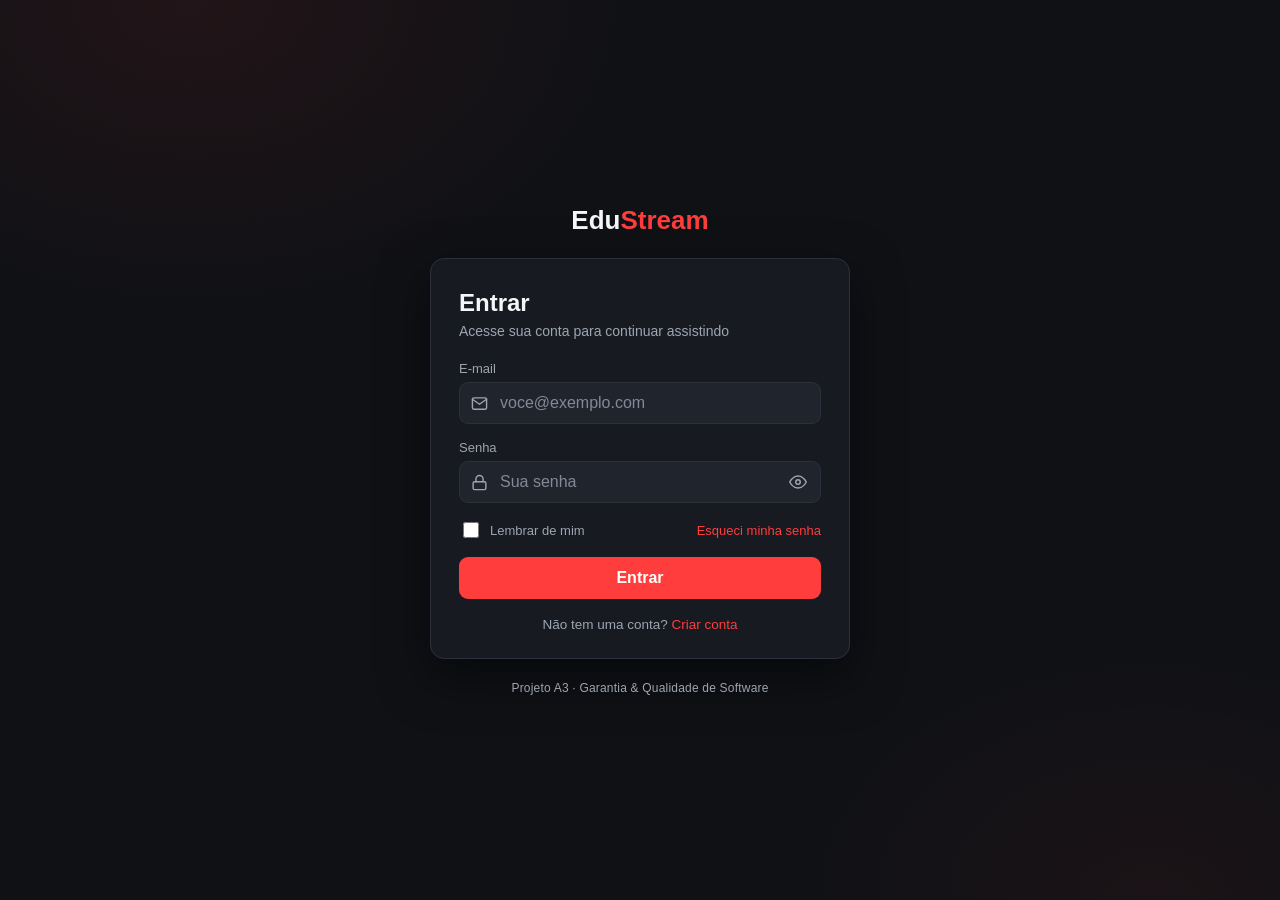
<file: index.html>
<!DOCTYPE html>
<html lang="pt-BR">
<head>
  <meta charset="UTF-8">
  <meta name="viewport" content="width=device-width, initial-scale=1.0">
  <meta name="description" content="Player de vídeo educacional com streaming HLS adaptativo">
  <title>EduStream — Player</title>
  <link rel="stylesheet" href="./css/player.css">
</head>
<body>
  <header class="topbar">
    <a class="brand" href="./home.html" aria-label="EduStream — ir para o início">Edu<span>Stream</span></a>

    <form class="search" id="searchForm" role="search">
      <input id="searchInput" type="search" placeholder="Pesquisar vídeos..." autocomplete="off">
      <button type="submit" aria-label="Pesquisar">⌕</button>
    </form>

    <button class="icon-button" id="profileButton" type="button" aria-label="Perfil">👤</button>

    <!-- Sessão obrigatória (js/sessao.js): a watch page também exige login. -->
    <button class="sair-button" id="sairButton" type="button" title="Sair da conta">Sair</button>
  </header>

  <main class="page">
    <section class="watch-layout">
      <div class="main-column">
        <section class="player-shell" id="playerShell">
          <video id="video" playsinline preload="metadata"></video>

          <div class="player-loading" id="playerLoading">
            <div class="spinner"></div>
            <span>Carregando vídeo...</span>
          </div>

          <div class="player-error hidden" id="playerError">
            <strong>Não foi possível reproduzir este vídeo.</strong>
            <span id="playerErrorMessage">Verifique sua conexão e tente novamente.</span>
            <div class="error-actions">
              <button id="retryButton" type="button">Tentar novamente</button>
              <a id="homeLink" href="./home.html">Abrir catálogo</a>
            </div>
          </div>

          <div class="connection-alert hidden" id="connectionAlert">
            <div>
              <strong>Conexão instável</strong>
              <span id="connectionMessage">A qualidade pode ser reduzida para evitar travamentos.</span>
            </div>
            <div class="alert-actions">
              <button id="dismissQualityButton" type="button">Agora não</button>
              <button id="reduceQualityButton" type="button">Reduzir qualidade</button>
            </div>
          </div>

          <div class="controls" id="controls">
            <div class="progress-row">
              <input id="progress" class="progress" type="range" min="0" max="100" value="0" step="0.1" aria-label="Progresso do vídeo">
            </div>

            <div class="control-row">
              <div class="control-group">
                <button class="control-button" id="playButton" type="button" aria-label="Reproduzir">▶</button>
                <button class="control-button" id="backButton" type="button" aria-label="Voltar 10 segundos">↪</button>

                <div class="volume-control">
                  <button class="control-button" id="muteButton" type="button" aria-label="Silenciar">🔊</button>
                  <input id="volume" type="range" min="0" max="1" step="0.01" value="1" aria-label="Volume">
                </div>

                <span class="time" id="timeLabel">0:00 / 0:00</span>
              </div>

              <div class="control-group">
                <button class="control-button" id="settingsButton" type="button" aria-label="Configurações">⚙</button>
                <button class="control-button" id="pipButton" type="button" aria-label="Picture-in-Picture">▣</button>
                <button class="control-button" id="fullscreenButton" type="button" aria-label="Tela cheia">⛶</button>
              </div>
            </div>
          </div>

          <div class="settings-menu hidden" id="settingsMenu">
            <div class="settings-header">
              <strong>Configurações</strong>
              <button id="closeSettingsButton" type="button" aria-label="Fechar">×</button>
            </div>

            <label class="setting-row">
              <span>Qualidade</span>
              <select id="qualitySelect">
                <option value="-1">Automático</option>
              </select>
            </label>

            <label class="setting-row">
              <span>Velocidade</span>
              <select id="speedSelect">
                <option value="0.5">0,5x</option>
                <option value="0.75">0,75x</option>
                <option value="1" selected>Normal</option>
                <option value="1.25">1,25x</option>
                <option value="1.5">1,5x</option>
                <option value="2">2x</option>
              </select>
            </label>
          </div>
        </section>

        <article class="video-info">
          <!-- Preenchido por js/player.js com os metadados que vêm do BANCO
               (GET /catalogo/{id}): título, views, autor, data e descrição. -->
          <h1 id="videoTitle">Nenhum vídeo carregado</h1>
          <div class="video-meta">
            <span id="views"></span>
            <span id="date"></span>
            <span>•</span>
            <span id="currentQuality">Qualidade: Auto</span>
          </div>

          <!-- Ações do DONO (migração 002): Editar/Apagar aparecem aqui só
               para quem o backend reconhece como dono — js/dono.js decide. -->
          <div id="videoAcoes" class="acoes-video-container"></div>

          <div class="description" id="description">
            O catálogo é carregado do banco de dados pela API
            (GET /catalogo). Escolha um vídeo na home ou aguarde a seleção
            automática do primeiro vídeo pronto.
          </div>
        </article>

        <section class="related-section">
          <div class="section-title-row">
            <h2>Vídeos relacionados</h2>
          </div>
          <div class="video-grid" id="relatedVideos"></div>
        </section>
      </div>

      <aside class="sidebar">
        <div class="section-title-row">
          <h2>Próximos vídeos</h2>
        </div>
        <div id="sidebarVideos"></div>
      </aside>
    </section>
  </main>

  <!-- Origem da API (config.js). Aqui NÃO vai URL de vídeo: o catálogo e o
       hls_url de cada vídeo vêm do banco, via API. Para um override local sem
       commitar, crie um config.local.js e acrescente a tag <script> dele. -->
  <script src="./config.js"></script>
  <!-- Guard de sessão ANTES do js da página (sem login → login.html?proximo). -->
  <script type="module" src="./js/sessao.js"></script>
  <!--
    HLS.js vendalizado (versão fixada em 1.6.13, Apache-2.0).
    Antes a lib vinha de um CDN público: sem internet — ou com a rede da
    instituição bloqueando CDN de terceiros — o player não carregava na
    apresentação. Proveniência e checksum em ./vendor/README.md.
  -->
  <script src="./vendor/hls.min.js"></script>
  <script type="module" src="./js/player.js"></script>
  <!-- Fim da exibição = dia de estudo (POST /watch concluido=true). -->
  <script type="module" src="./js/conclusao.js"></script>
  <!-- Editar/Apagar — só para o dono do vídeo (ou admin). -->
  <script type="module" src="./js/dono.js"></script>
</body>
</html>
</file>
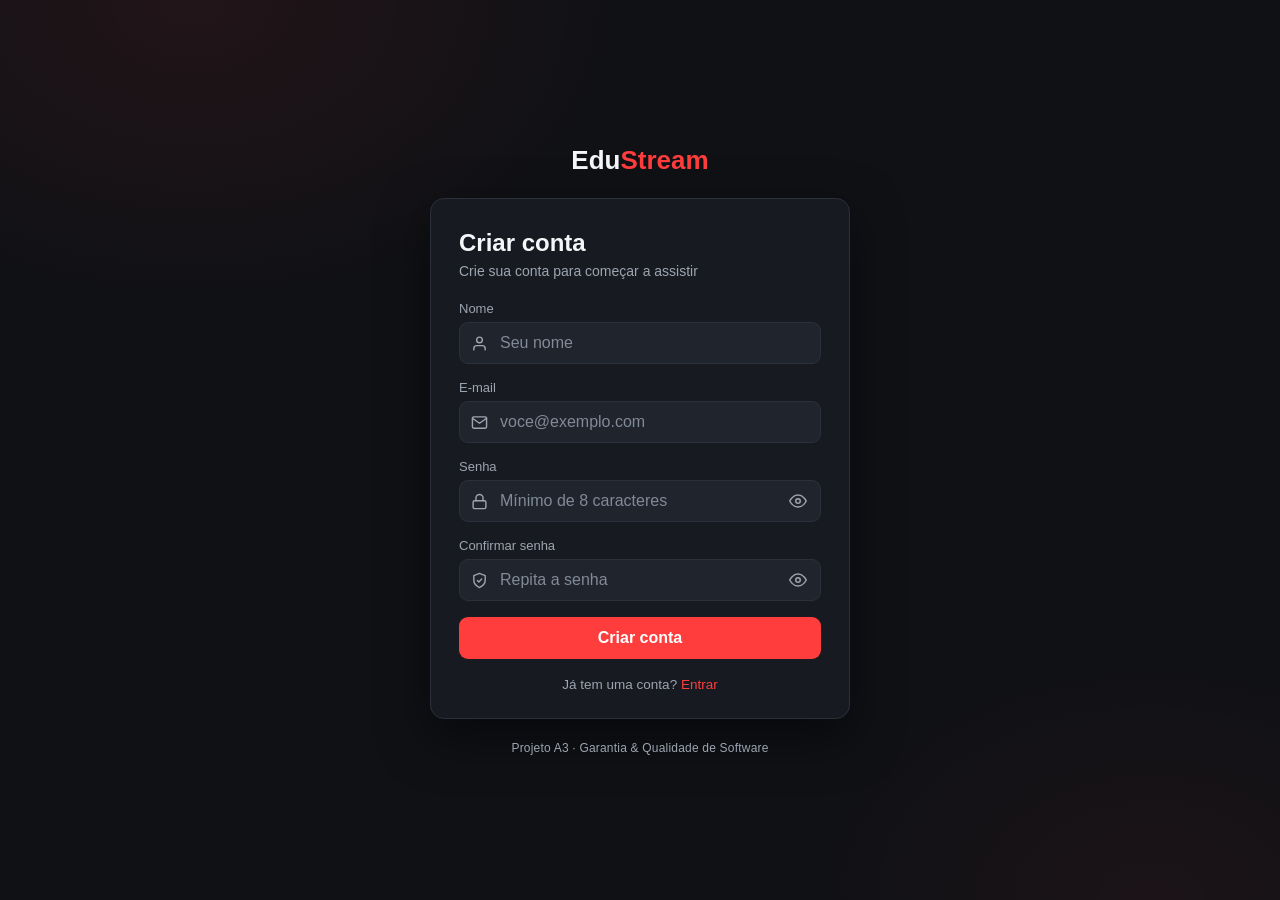
<file: cadastro.html>
<!DOCTYPE html>
<html lang="pt-BR">
<head>
  <meta charset="UTF-8">
  <meta name="viewport" content="width=device-width, initial-scale=1.0">
  <meta name="description" content="Criar conta no EduStream — plataforma de streaming de vídeo educacional">
  <title>EduStream — Criar conta</title>
  <link rel="stylesheet" href="./css/player.css">
  <link rel="stylesheet" href="./css/login.css">
</head>
<body class="login-body">

  <main class="login-wrap">

    <!-- Marca no topo — também é a rota de fuga para quem só quer voltar ao catálogo. -->
    <a class="brand login-brand" href="./home.html" aria-label="EduStream — voltar para o início">Edu<span>Stream</span></a>

    <section class="login-card" aria-labelledby="cadastroTitulo">

      <header class="login-header">
        <h1 id="cadastroTitulo">Criar conta</h1>
        <p>Crie sua conta para começar a assistir</p>
      </header>

      <!-- method="post" action="#" — mesma defesa em profundidade do login:
           sem JS, o submit nativo posta para a própria página em vez de
           virar GET com credenciais na query string. -->
      <form id="cadastroForm" method="post" action="#" novalidate>

        <!-- Nome -->
        <div class="field">
          <label for="nomeCadastro">Nome</label>
          <div class="input-wrap">
            <svg class="input-icone" viewBox="0 0 24 24" fill="none" stroke="currentColor" stroke-width="2" stroke-linecap="round" stroke-linejoin="round" aria-hidden="true">
              <path d="M20 21v-2a4 4 0 0 0-4-4H8a4 4 0 0 0-4 4v2"/>
              <circle cx="12" cy="7" r="4"/>
            </svg>
            <input type="text" id="nomeCadastro" name="nome" placeholder="Seu nome"
                   autocomplete="name" spellcheck="false"
                   aria-describedby="nomeCadastroErro" required>
          </div>
          <p class="field-erro" id="nomeCadastroErro" hidden></p>
        </div>

        <!-- E-mail -->
        <div class="field">
          <label for="emailCadastro">E-mail</label>
          <div class="input-wrap">
            <svg class="input-icone" viewBox="0 0 24 24" fill="none" stroke="currentColor" stroke-width="2" stroke-linecap="round" stroke-linejoin="round" aria-hidden="true">
              <path d="M4 4h16c1.1 0 2 .9 2 2v12c0 1.1-.9 2-2 2H4c-1.1 0-2-.9-2-2V6c0-1.1.9-2 2-2z"/>
              <polyline points="22,6 12,13 2,6"/>
            </svg>
            <input type="email" id="emailCadastro" name="email" placeholder="voce@exemplo.com"
                   autocomplete="email" inputmode="email" spellcheck="false"
                   aria-describedby="emailCadastroErro" required>
          </div>
          <p class="field-erro" id="emailCadastroErro" hidden></p>
        </div>

        <!-- Senha + mostrar/esconder -->
        <div class="field">
          <label for="senhaCadastro">Senha</label>
          <div class="input-wrap">
            <svg class="input-icone" viewBox="0 0 24 24" fill="none" stroke="currentColor" stroke-width="2" stroke-linecap="round" stroke-linejoin="round" aria-hidden="true">
              <rect x="3" y="11" width="18" height="11" rx="2" ry="2"/>
              <path d="M7 11V7a5 5 0 0 1 10 0v4"/>
            </svg>
            <input type="password" id="senhaCadastro" name="senha" placeholder="Mínimo de 8 caracteres"
                   autocomplete="new-password" minlength="8"
                   aria-describedby="senhaCadastroErro capsCadastroAviso" required>
            <button type="button" class="toggle-senha" id="toggleSenhaCadastro"
                    aria-label="Mostrar senha" aria-pressed="false" title="Mostrar senha">
              <svg class="olho-aberto" viewBox="0 0 24 24" fill="none" stroke="currentColor" stroke-width="2" stroke-linecap="round" stroke-linejoin="round" aria-hidden="true">
                <path d="M1 12s4-8 11-8 11 8 11 8-4 8-11 8-11-8-11-8z"/>
                <circle cx="12" cy="12" r="3"/>
              </svg>
              <svg class="olho-fechado" viewBox="0 0 24 24" fill="none" stroke="currentColor" stroke-width="2" stroke-linecap="round" stroke-linejoin="round" aria-hidden="true">
                <path d="M17.94 17.94A10.07 10.07 0 0 1 12 20c-7 0-11-8-11-8a18.45 18.45 0 0 1 5.06-5.94M9.9 4.24A9.12 9.12 0 0 1 12 4c7 0 11 8 11 8a18.5 18.5 0 0 1-2.16 3.19m-6.72-1.07a3 3 0 1 1-4.24-4.24"/>
                <line x1="1" y1="1" x2="23" y2="23"/>
              </svg>
            </button>
          </div>
          <p class="caps-aviso" id="capsCadastroAviso" hidden>Caps Lock ativado</p>
          <p class="field-erro" id="senhaCadastroErro" hidden></p>
        </div>

        <!-- Confirmar senha + mostrar/esconder -->
        <div class="field">
          <label for="confirmarCadastro">Confirmar senha</label>
          <div class="input-wrap">
            <svg class="input-icone" viewBox="0 0 24 24" fill="none" stroke="currentColor" stroke-width="2" stroke-linecap="round" stroke-linejoin="round" aria-hidden="true">
              <path d="M12 22s8-4 8-10V5l-8-3-8 3v7c0 6 8 10 8 10z"/>
              <polyline points="9 12 11 14 15 10"/>
            </svg>
            <input type="password" id="confirmarCadastro" name="confirmarSenha" placeholder="Repita a senha"
                   autocomplete="new-password"
                   aria-describedby="confirmarCadastroErro capsConfirmarAviso" required>
            <button type="button" class="toggle-senha" id="toggleSenhaConfirmar"
                    aria-label="Mostrar senha" aria-pressed="false" title="Mostrar senha">
              <svg class="olho-aberto" viewBox="0 0 24 24" fill="none" stroke="currentColor" stroke-width="2" stroke-linecap="round" stroke-linejoin="round" aria-hidden="true">
                <path d="M1 12s4-8 11-8 11 8 11 8-4 8-11 8-11-8-11-8z"/>
                <circle cx="12" cy="12" r="3"/>
              </svg>
              <svg class="olho-fechado" viewBox="0 0 24 24" fill="none" stroke="currentColor" stroke-width="2" stroke-linecap="round" stroke-linejoin="round" aria-hidden="true">
                <path d="M17.94 17.94A10.07 10.07 0 0 1 12 20c-7 0-11-8-11-8a18.45 18.45 0 0 1 5.06-5.94M9.9 4.24A9.12 9.12 0 0 1 12 4c7 0 11 8 11 8a18.5 18.5 0 0 1-2.16 3.19m-6.72-1.07a3 3 0 1 1-4.24-4.24"/>
                <line x1="1" y1="1" x2="23" y2="23"/>
              </svg>
            </button>
          </div>
          <p class="caps-aviso" id="capsConfirmarAviso" hidden>Caps Lock ativado</p>
          <p class="field-erro" id="confirmarCadastroErro" hidden></p>
        </div>

        <button type="submit" class="btn-primary btn-entrar" id="btnCadastrar">
          <span class="rotulo">Criar conta</span>
          <span class="spinner-mini" aria-hidden="true"></span>
        </button>
      </form>

      <!-- Avisos não-bloqueantes (ex.: banco indisponível / API desligada). -->
      <p class="login-aviso" id="cadastroAviso" role="status" hidden></p>

      <p class="login-cadastro">
        <span>Já tem uma conta?</span>
        <a class="link" id="linkLogin" href="./login.html">Entrar</a>
      </p>
    </section>

    <p class="login-rodape">Projeto A3 · Garantia &amp; Qualidade de Software</p>
  </main>

  <script type="module" src="./js/cadastro.js"></script>
</body>
</html>
</file>
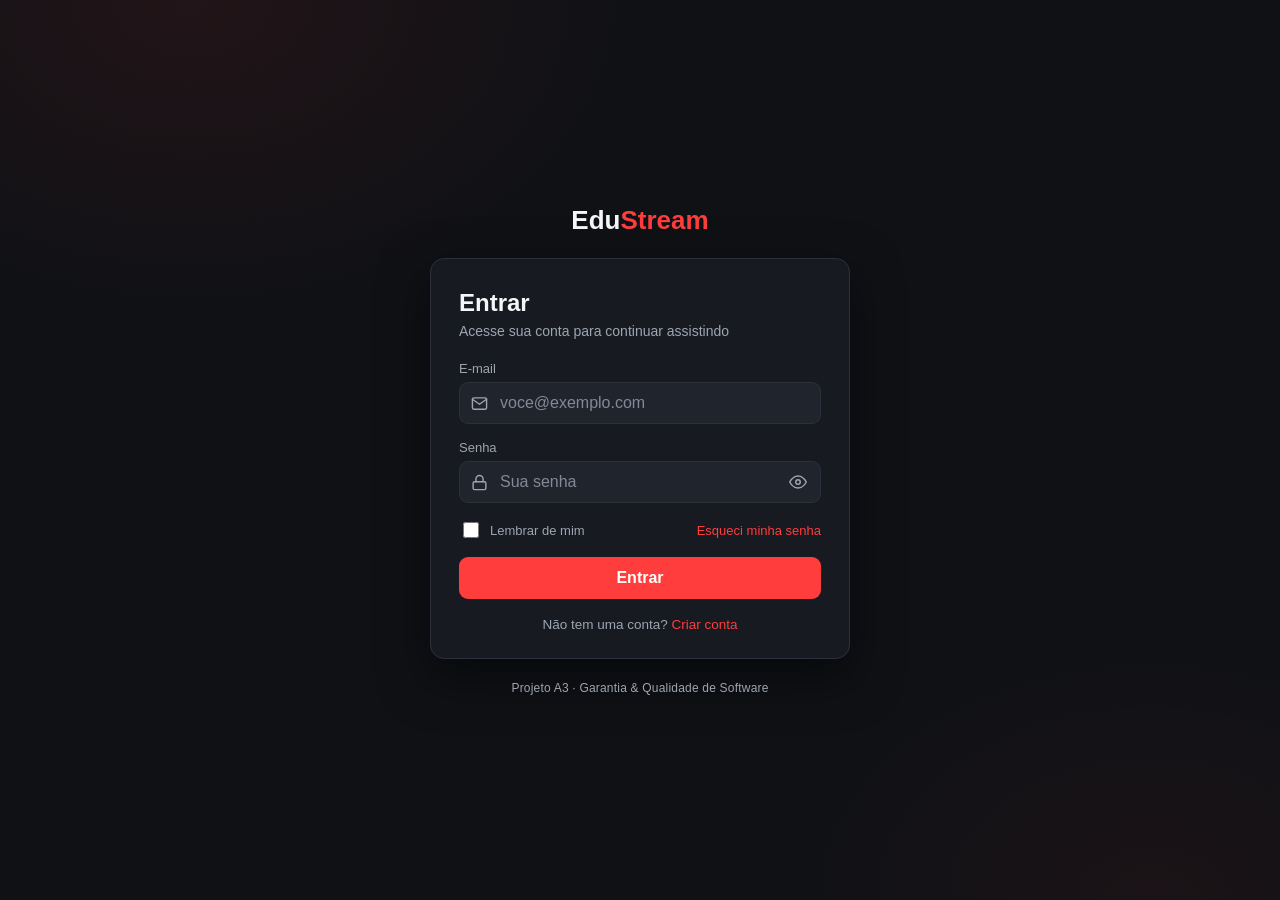
<file: home.html>
<!DOCTYPE html>
<html lang="pt-BR">
<head>
  <meta charset="UTF-8">
  <meta name="viewport" content="width=device-width, initial-scale=1.0">
  <meta name="description" content="Catálogo de vídeos educacionais com streaming HLS adaptativo">
  <title>EduStream — Início</title>
  <link rel="stylesheet" href="./css/player.css">
</head>
<body>
  <header class="topbar">
    <a class="brand" href="./home.html" aria-label="EduStream — início">Edu<span>Stream</span></a>

    <form class="search" id="searchForm" role="search">
      <input id="searchInput" type="search" placeholder="Pesquisar vídeos..." autocomplete="off">
      <button type="submit" aria-label="Pesquisar">⌕</button>
    </form>

    <button class="icon-button" id="profileButton" type="button" aria-label="Perfil">👤</button>

    <!-- Sessão obrigatória: o guard (js/sessao.js) só deixa a página viver com
         usuário logado — e aqui é a saída. -->
    <button class="sair-button" id="sairButton" type="button" title="Sair da conta">Sair</button>

    <!-- Único botão de upload: leva direto para a tela cheia com barra de progresso -->
    <a class="btn-primary topbar-upload" id="uploadOpenButton" href="./upload.html"
       title="Enviar vídeo para a plataforma">Enviar vídeo</a>
  </header>

  <main class="page home-page">
    <!-- Card de sequência de estudos (só ESTUDANTE — js/streak.js mostra;
         professor/admin não têm streak e ganham atalho do painel). -->
    <section class="streak-card hidden" id="streakCard"
             aria-label="Sequência de estudos"></section>

    <div class="section-title-row home-title-row">
      <h2 id="homeTitle">Catálogo</h2>
      <span class="home-count" id="homeCount"></span>
    </div>

    <div class="video-grid home-grid" id="homeGrid"></div>

    <!-- Preenchido por js/home.js: o texto muda conforme o motivo do vazio
         (API fora do ar x catálogo sem vídeos x busca sem resultado). -->
    <div class="empty-state hidden" id="homeEmpty">
      <strong id="homeEmptyTitle">Nenhum vídeo pronto para assistir ainda.</strong>
      <div id="homeEmptyDetails">
        <p>
          Os vídeos aparecem aqui depois de enviados e transcodificados pelo backend
          (botão <strong>Enviar vídeo</strong>, no topo da página). Para publicar
          vídeos de teste agora (API + Redis + worker no ar):
        </p>
        <p><code>python scripts/demo_completo.py</code></p>
      </div>
      <p class="empty-hint" id="homeEmptyHint"></p>
    </div>
  </main>

  <!-- Configuração da API (origem do backend) — precisa vir antes do módulo. -->
  <script src="./config.js"></script>
  <!-- Guard de sessão ANTES do js da página: sem login, manda para login.html
       levando a página atual como ?proximo. -->
  <script type="module" src="./js/sessao.js"></script>
  <script type="module" src="./js/home.js"></script>
  <!-- Papel na tela: card de streak do estudante, atalho do painel do
       professor/admin e o botão de upload só para quem pode usá-lo. -->
  <script type="module" src="./js/streak.js"></script>
</body>
</html>
</file>
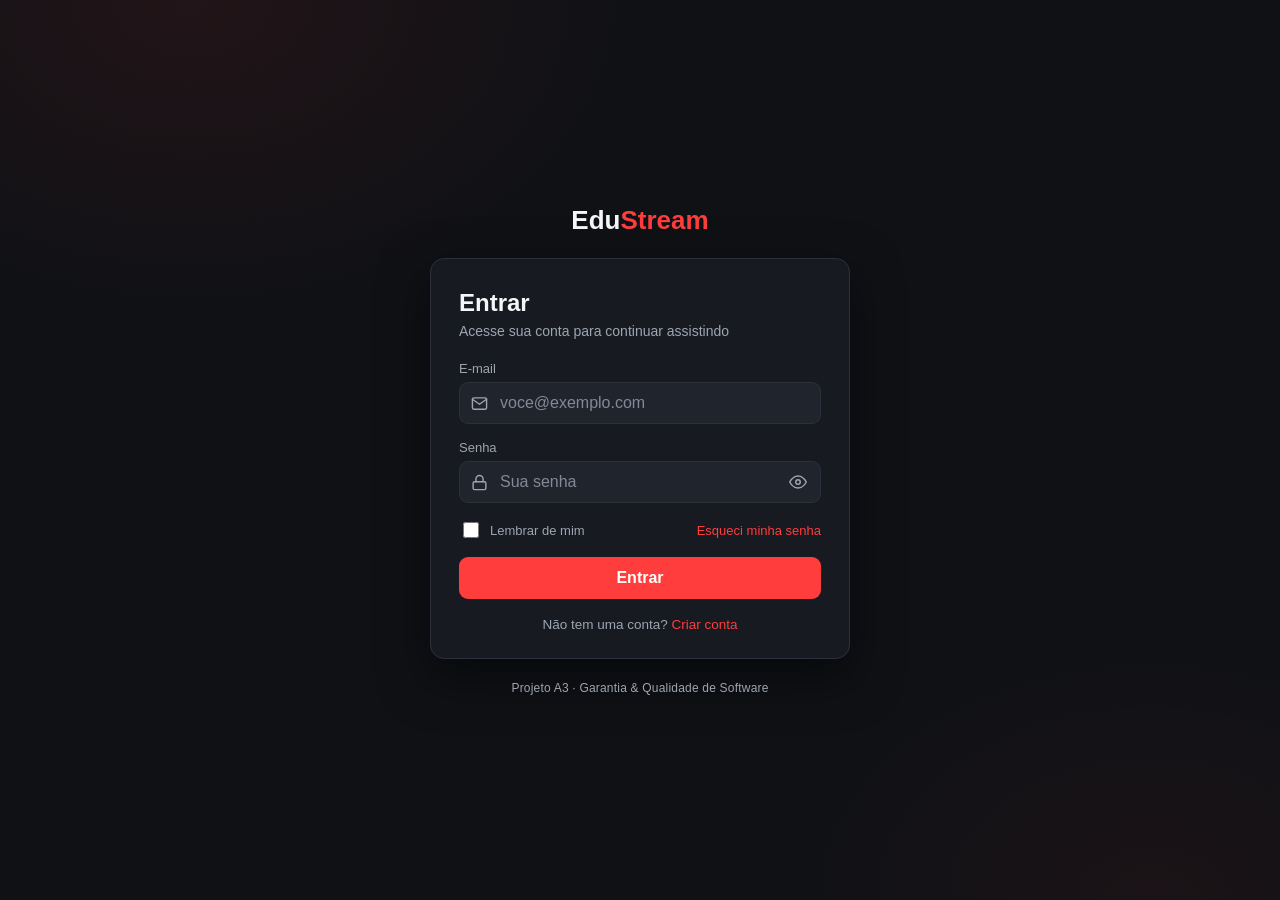
<file: login.html>
<!DOCTYPE html>
<html lang="pt-BR">
<head>
  <meta charset="UTF-8">
  <meta name="viewport" content="width=device-width, initial-scale=1.0">
  <meta name="description" content="Entrar no EduStream — plataforma de streaming de vídeo educacional">
  <title>EduStream — Entrar</title>
  <link rel="stylesheet" href="./css/player.css">
  <link rel="stylesheet" href="./css/login.css">
</head>
<body class="login-body">

  <main class="login-wrap">

    <!-- Marca no topo — também é a rota de fuga para quem só quer voltar ao catálogo. -->
    <a class="brand login-brand" href="./home.html" aria-label="EduStream — voltar para o início">Edu<span>Stream</span></a>

    <section class="login-card" aria-labelledby="loginTitulo">

      <header class="login-header">
        <h1 id="loginTitulo">Entrar</h1>
        <p>Acesse sua conta para continuar assistindo</p>
      </header>

      <!-- method="post" é defesa em profundidade: se o módulo JS falhar
           (módulo ES bloqueado, abertura via file://, script 404), o envio
           nativo do formulário NUNCA vira GET com ?email=&senha= na URL —
           o POST leva as credenciais no corpo, invisível na barra de
           endereço, no histórico e nos access logs. -->
      <form id="loginForm" method="post" action="#" novalidate>

        <!-- E-mail -->
        <div class="field">
          <label for="email">E-mail</label>
          <div class="input-wrap">
            <svg class="input-icone" viewBox="0 0 24 24" fill="none" stroke="currentColor" stroke-width="2" stroke-linecap="round" stroke-linejoin="round" aria-hidden="true">
              <path d="M4 4h16c1.1 0 2 .9 2 2v12c0 1.1-.9 2-2 2H4c-1.1 0-2-.9-2-2V6c0-1.1.9-2 2-2z"/>
              <polyline points="22,6 12,13 2,6"/>
            </svg>
            <input type="email" id="email" name="email" placeholder="voce@exemplo.com"
                   autocomplete="email" inputmode="email" spellcheck="false"
                   aria-describedby="emailErro" required>
          </div>
          <p class="field-erro" id="emailErro" hidden></p>
        </div>

        <!-- Senha + botão mostrar/esconder -->
        <div class="field">
          <label for="senha">Senha</label>
          <div class="input-wrap">
            <svg class="input-icone" viewBox="0 0 24 24" fill="none" stroke="currentColor" stroke-width="2" stroke-linecap="round" stroke-linejoin="round" aria-hidden="true">
              <rect x="3" y="11" width="18" height="11" rx="2" ry="2"/>
              <path d="M7 11V7a5 5 0 0 1 10 0v4"/>
            </svg>
            <input type="password" id="senha" name="senha" placeholder="Sua senha"
                   autocomplete="current-password" minlength="8"
                   aria-describedby="senhaErro capsAviso" required>
            <button type="button" class="toggle-senha" id="toggleSenha"
                    aria-label="Mostrar senha" aria-pressed="false" title="Mostrar senha">
              <!-- Olho aberto (senha oculta) -->
              <svg class="olho-aberto" viewBox="0 0 24 24" fill="none" stroke="currentColor" stroke-width="2" stroke-linecap="round" stroke-linejoin="round" aria-hidden="true">
                <path d="M1 12s4-8 11-8 11 8 11 8-4 8-11 8-11-8-11-8z"/>
                <circle cx="12" cy="12" r="3"/>
              </svg>
              <!-- Olho fechado (senha visível) -->
              <svg class="olho-fechado" viewBox="0 0 24 24" fill="none" stroke="currentColor" stroke-width="2" stroke-linecap="round" stroke-linejoin="round" aria-hidden="true">
                <path d="M17.94 17.94A10.07 10.07 0 0 1 12 20c-7 0-11-8-11-8a18.45 18.45 0 0 1 5.06-5.94M9.9 4.24A9.12 9.12 0 0 1 12 4c7 0 11 8 11 8a18.5 18.5 0 0 1-2.16 3.19m-6.72-1.07a3 3 0 1 1-4.24-4.24"/>
                <line x1="1" y1="1" x2="23" y2="23"/>
              </svg>
            </button>
          </div>
          <p class="caps-aviso" id="capsAviso" hidden>Caps Lock ativado</p>
          <p class="field-erro" id="senhaErro" hidden></p>
        </div>

        <!-- Lembrar-me + esqueci a senha -->
        <div class="login-row">
          <label class="lembrar">
            <input type="checkbox" id="lembrar" name="lembrar">
            <span>Lembrar de mim</span>
          </label>
          <button type="button" class="link" id="esqueciSenha">Esqueci minha senha</button>
        </div>

        <button type="submit" class="btn-primary btn-entrar" id="btnEntrar">
          <span class="rotulo">Entrar</span>
          <span class="spinner-mini" aria-hidden="true"></span>
        </button>
      </form>

      <!-- Avisos não-bloqueantes (ex.: recuperação de senha ainda sem endpoint). -->
      <p class="login-aviso" id="loginAviso" role="status" hidden></p>

      <!-- Criar conta é uma PÁGINA PRÓPRIA (cadastro.html); o ?proximo via
           junto no href (js/login.js → preservarProximo), então o destino de
           volta (ex.: um vídeo que disparou o login) não se perde. -->
      <p class="login-cadastro">
        <span>Não tem uma conta?</span>
        <a class="link" id="linkCadastro" href="./cadastro.html">Criar conta</a>
      </p>
    </section>

    <p class="login-rodape">Projeto A3 · Garantia &amp; Qualidade de Software</p>
  </main>

  <script type="module" src="./js/login.js"></script>
</body>
</html>
</file>
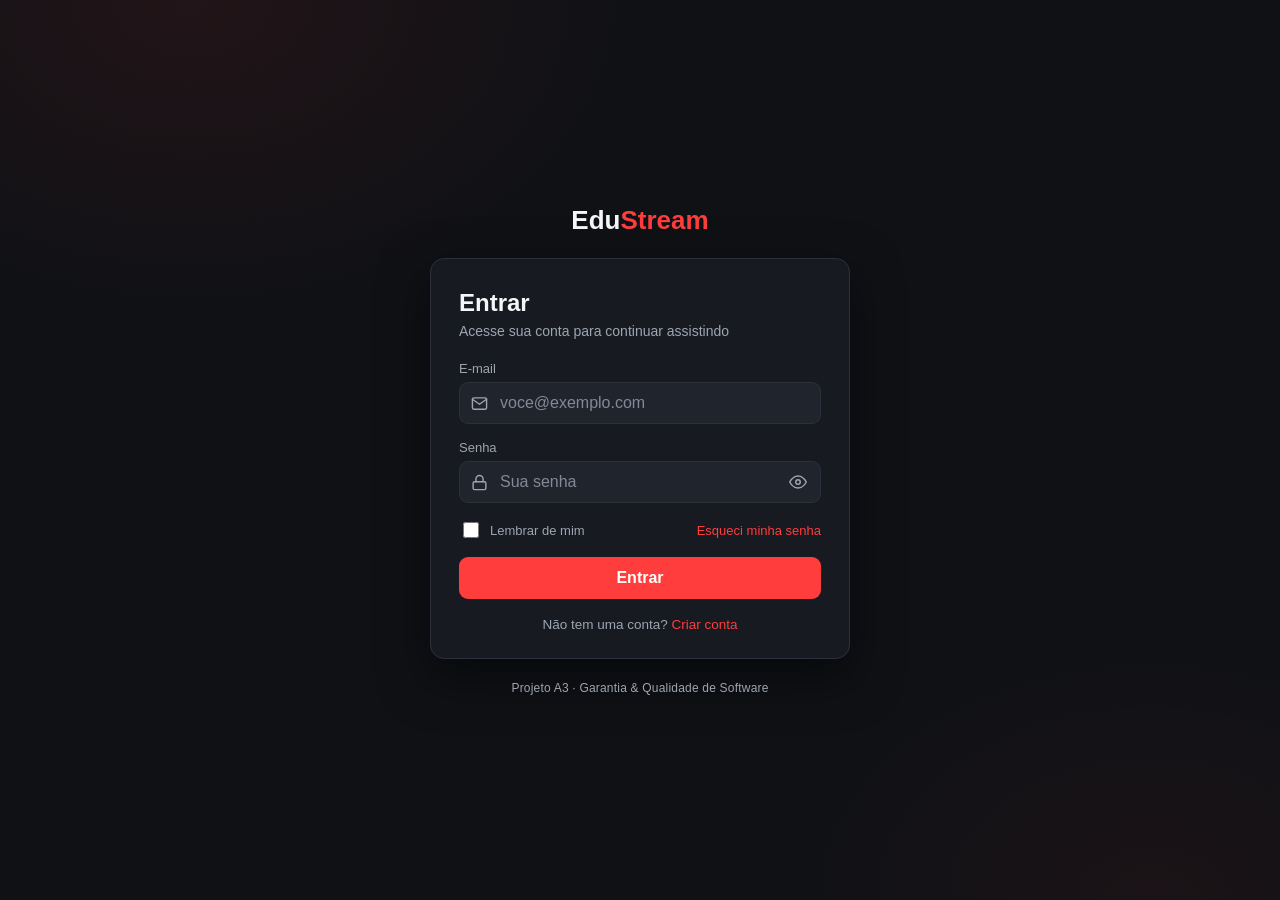
<file: meus-videos.html>
<!DOCTYPE html>
<html lang="pt-BR">
<head>
  <meta charset="UTF-8">
  <meta name="viewport" content="width=device-width, initial-scale=1.0">
  <meta name="description" content="Meus vídeos — gerenciamento dos vídeos do professor">
  <title>EduStream — Meus vídeos</title>
  <link rel="stylesheet" href="./css/player.css">
</head>
<body>
  <header class="topbar">
    <a class="brand" href="./home.html" aria-label="EduStream — início">Edu<span>Stream</span></a>

    <span class="topbar-titulo">Meus vídeos</span>

    <button class="icon-button" id="profileButton" type="button" aria-label="Perfil">👤</button>
    <button class="sair-button" id="sairButton" type="button" title="Sair da conta">Sair</button>
    <button class="btn-primary topbar-upload" id="uploadOpenButton" type="button"
            title="Enviar vídeo para a plataforma">Enviar vídeo</button>
  </header>

  <!-- Modal de upload: o MESMO da home (js/upload.js → iniciarUiUpload),
       reaproveitado aqui para o professor publicar sem sair do painel. -->
  <div class="modal hidden" id="uploadModal" role="dialog" aria-modal="true" aria-labelledby="uploadModalTitle">
    <form class="modal-card" id="uploadForm">
      <div class="modal-header">
        <strong id="uploadModalTitle">Enviar vídeo</strong>
        <button class="icon-button" id="uploadClose" type="button" aria-label="Fechar">×</button>
      </div>

      <label>Arquivo (mp4, avi, mov, webm)
        <input type="file" id="uploadFile" accept=".mp4,.avi,.mov,.webm" required>
      </label>
      <label>Título *
        <input type="text" id="uploadTitulo" maxlength="120" required>
      </label>
      <label>Autor *
        <input type="text" id="uploadAutor" maxlength="80" required>
      </label>
      <label>Descrição
        <textarea id="uploadDescricao" rows="2"></textarea>
      </label>
      <label>Tags (separadas por vírgula)
        <input type="text" id="uploadTags" placeholder="matemática, frações">
      </label>
      <label>Categoria
        <input type="text" id="uploadCategoria" maxlength="60">
      </label>

      <div class="upload-status hidden" id="uploadStatus"></div>
      <button class="btn-primary" id="uploadSubmit" type="submit">Enviar</button>
    </form>
  </div>

  <!-- Modal de edição (PATCH /videos/{id}) — só metadados; status é do pipeline. -->
  <div class="modal hidden" id="editarModal" role="dialog" aria-modal="true" aria-labelledby="editarModalTitle">
    <form class="modal-card" id="editarForm">
      <div class="modal-header">
        <strong id="editarModalTitle">Editar vídeo</strong>
        <button class="icon-button" id="editarClose" type="button" aria-label="Fechar">×</button>
      </div>

      <label>Título *
        <input type="text" id="editarTitulo" maxlength="120" required>
      </label>
      <label>Descrição
        <textarea id="editarDescricao" rows="2"></textarea>
      </label>
      <label>Tags (separadas por vírgula)
        <input type="text" id="editarTags">
      </label>
      <label>Categoria
        <input type="text" id="editarCategoria" maxlength="60">
      </label>

      <div class="upload-status hidden" id="editarStatus"></div>
      <button class="btn-primary" id="editarSubmit" type="submit">Salvar</button>
    </form>
  </div>

  <main class="page">
    <div class="section-title-row">
      <h2>Vídeos publicados por você</h2>
      <span class="home-count" id="painelContagem"></span>
    </div>

    <!-- A lista vem do GET /meus-videos (filtro no BANCO): nunca aparece
         vídeo de outro professor aqui — e as ações só existem no painel
         porque são do dono. -->
    <div id="painelAviso" class="empty-state hidden" role="status"></div>

    <table class="painel-table" id="tabelaVideos" hidden>
      <thead>
        <tr>
          <th scope="col">Título</th>
          <th scope="col">Status</th>
          <th scope="col">Views</th>
          <th scope="col">Publicado em</th>
          <th scope="col">Ações</th>
        </tr>
      </thead>
      <tbody id="corpoTabela"></tbody>
    </table>
  </main>

  <script src="./config.js"></script>
  <script type="module" src="./js/sessao.js"></script>
  <script type="module" src="./js/meus-videos.js"></script>
</body>
</html>
</file>
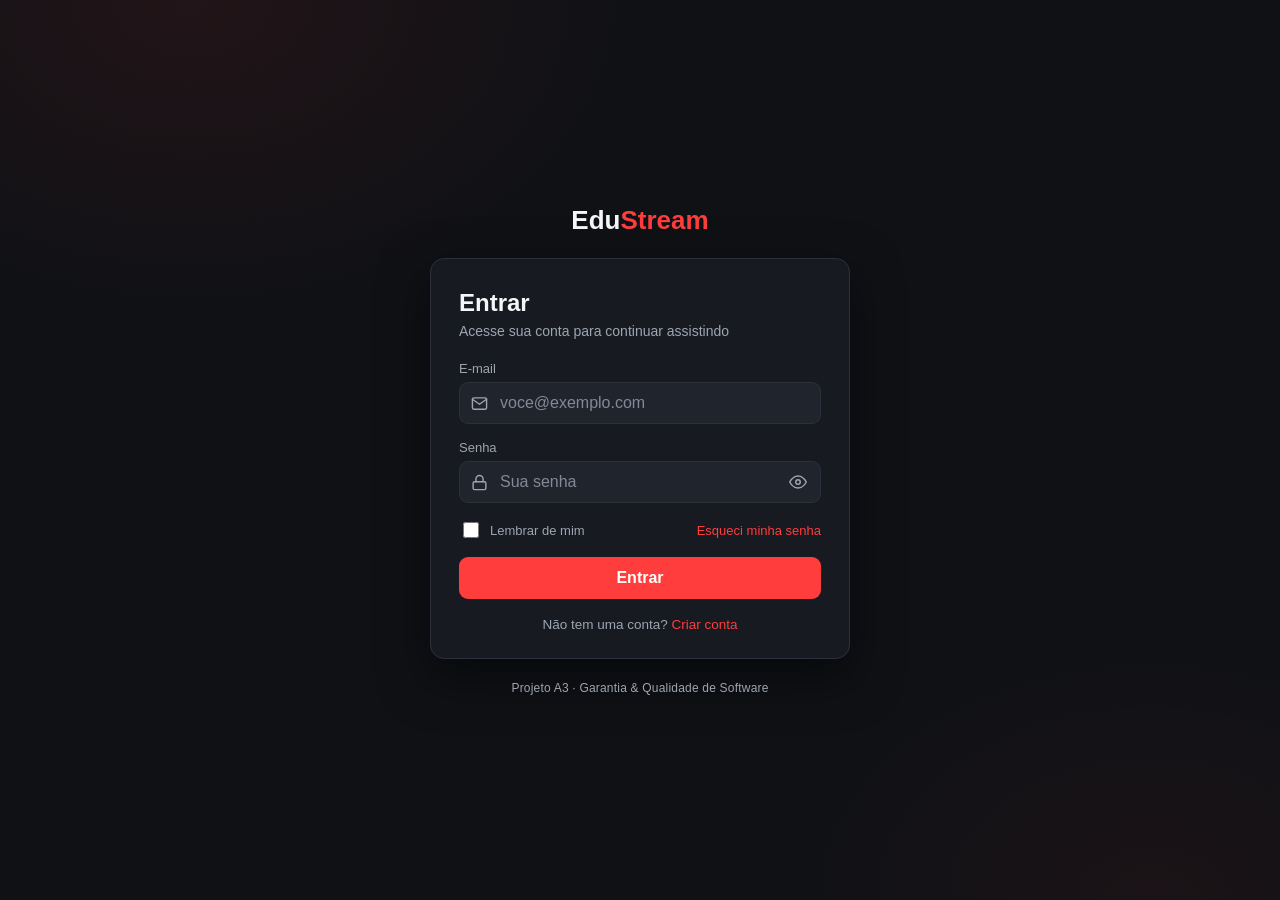
<file: painel-admin.html>
<!DOCTYPE html>
<html lang="pt-BR">
<head>
  <meta charset="UTF-8">
  <meta name="viewport" content="width=device-width, initial-scale=1.0">
  <meta name="description" content="Painel do administrador — visão geral, professores, usuários e moderação de vídeos">
  <title>EduStream — Painel do admin</title>
  <link rel="stylesheet" href="./css/player.css">
</head>
<body>
  <header class="topbar">
    <a class="brand" href="./home.html" aria-label="EduStream — início">Edu<span>Stream</span></a>

    <span class="topbar-titulo">Painel do admin</span>

    <button class="icon-button" id="profileButton" type="button" aria-label="Perfil">👤</button>
    <button class="sair-button" id="sairButton" type="button" title="Sair da conta">Sair</button>
  </header>

  <main class="page">

    <!-- Visão geral (GET /admin/resumo — guard de admin no backend):
         números agregados da plataforma. O cartão de estudos só aparece
         quando o backend devolve o bloco (tabela dias_estudo disponível). -->
    <section class="painel-secao" aria-labelledby="tituloResumo">
      <h2 id="tituloResumo">Visão geral</h2>
      <p class="painel-descricao">
        Números da plataforma agora: usuários por papel, vídeos por status
        de processamento e dias de estudo registrados.
      </p>

      <div class="painel-stats" id="gradeResumo"></div>
      <p class="empty-state" id="resumoAviso" hidden></p>
    </section>

    <!-- Criar conta de professor (POST /admin/professores — guard de admin
         no backend): a conta nasce com senha temporária e o 1º acesso do
         professor é OBRIGADO a trocá-la. -->
    <section class="painel-secao" aria-labelledby="tituloCriar">
      <h2 id="tituloCriar">Criar conta de professor</h2>
      <p class="painel-descricao">
        Só o administrador cria contas de professor. Passe o e-mail e a senha
        temporária em pessoa: no primeiro acesso o professor terá de trocá-la.
      </p>

      <form id="formProfessor" class="painel-form" novalidate>
        <label>Nome
          <input type="text" id="profNome" maxlength="120" required>
        </label>
        <label>E-mail
          <input type="email" id="profEmail" placeholder="professor@escola.com"
                 autocomplete="off" spellcheck="false" required>
        </label>
        <label>Senha temporária
          <div class="input-inline">
            <input type="text" id="profSenha" minlength="8" required>
            <button type="button" class="btn-acao" id="gerarSenha" title="Gerar senha forte">Gerar</button>
          </div>
        </label>

        <div class="upload-status hidden" id="profStatus" role="status"></div>
        <button class="btn-primary" id="profSubmit" type="submit">Criar professor</button>
      </form>
    </section>

    <!-- Lista de usuários (GET /admin/usuarios — sem senha_hash). -->
    <section class="painel-secao" aria-labelledby="tituloUsuarios">
      <h2 id="tituloUsuarios">Usuários da plataforma</h2>
      <table class="painel-table" id="tabelaUsuarios" hidden>
        <thead>
          <tr>
            <th scope="col">Nome</th>
            <th scope="col">E-mail</th>
            <th scope="col">Papel</th>
            <th scope="col">Criado em</th>
          </tr>
        </thead>
        <tbody id="corpoUsuarios"></tbody>
      </table>
      <p class="empty-state" id="usuariosAviso" hidden></p>
    </section>

    <!-- Moderação de vídeos (GET /admin/videos + DELETE /videos/{id} — o
         guard de dono deixa o admin passar por herança de papel). -->
    <section class="painel-secao" aria-labelledby="tituloVideos">
      <h2 id="tituloVideos">Vídeos da plataforma</h2>
      <p class="painel-descricao">
        Catálogo completo — de qualquer professor, com dono, status e views.
        Apagar aqui é moderação: a ação pede confirmação e não tem desfazer.
      </p>

      <table class="painel-table" id="tabelaVideos" hidden>
        <thead>
          <tr>
            <th scope="col">Título</th>
            <th scope="col">Dono</th>
            <th scope="col">Categoria</th>
            <th scope="col">Status</th>
            <th scope="col">Views</th>
            <th scope="col">Enviado em</th>
            <th scope="col">Ações</th>
          </tr>
        </thead>
        <tbody id="corpoVideos"></tbody>
      </table>
      <p class="empty-state" id="videosAviso" hidden></p>
    </section>
  </main>

  <script src="./config.js"></script>
  <script type="module" src="./js/sessao.js"></script>
  <script type="module" src="./js/painel-admin.js"></script>
</body>
</html>
</file>
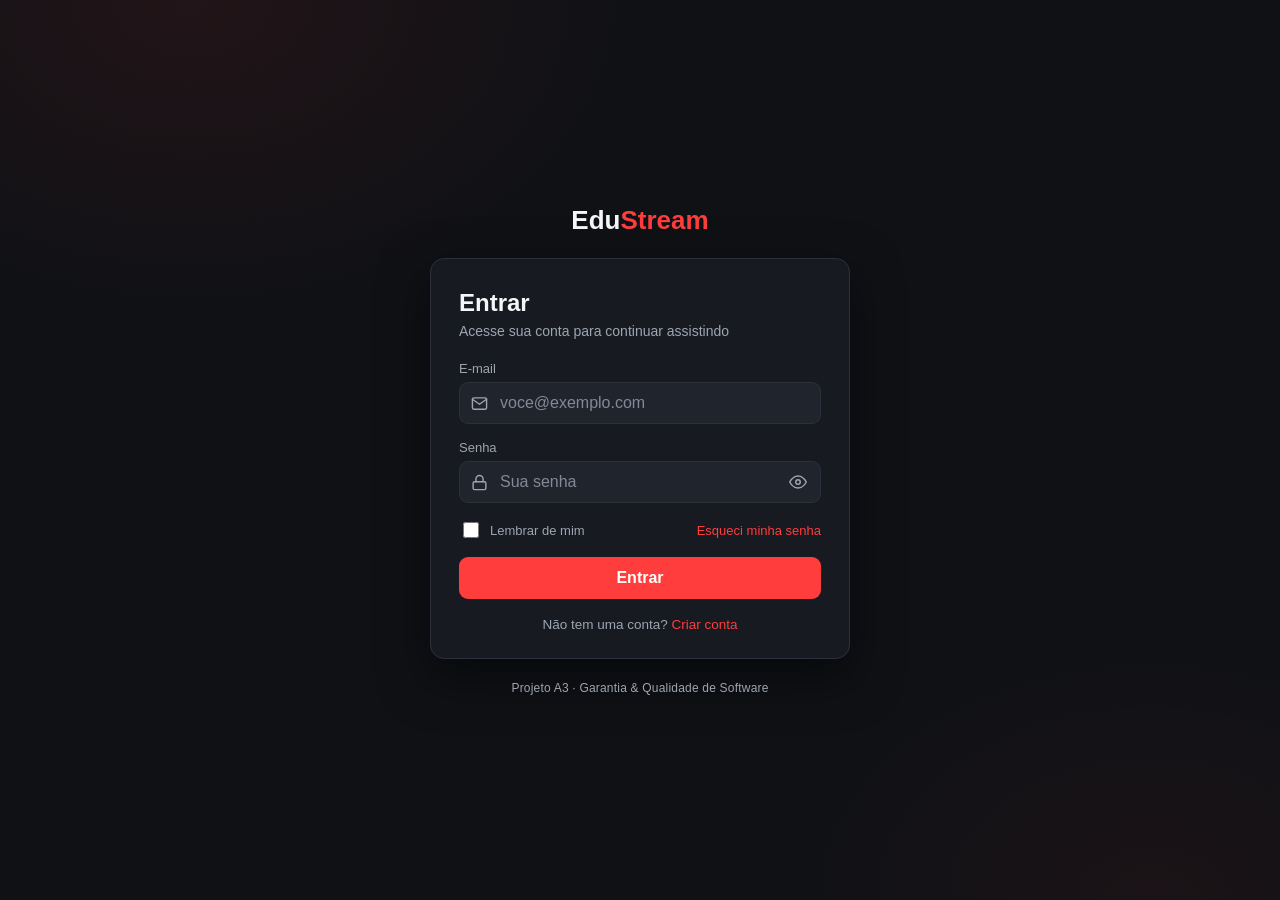
<file: trocar-senha.html>
<!DOCTYPE html>
<html lang="pt-BR">
<head>
  <meta charset="UTF-8">
  <meta name="viewport" content="width=device-width, initial-scale=1.0">
  <meta name="description" content="Trocar a senha temporária — EduStream">
  <title>EduStream — Trocar senha</title>
  <link rel="stylesheet" href="./css/player.css">
  <link rel="stylesheet" href="./css/login.css">
</head>
<body class="login-body">

  <main class="login-wrap">

    <a class="brand login-brand" href="./home.html" aria-label="EduStream — voltar para o início">Edu<span>Stream</span></a>

    <section class="login-card" aria-labelledby="trocarTitulo">

      <header class="login-header">
        <h1 id="trocarTitulo">Trocar senha</h1>
        <p id="trocarSubtitulo">
          Sua conta foi criada pelo administrador com uma senha temporária.
          Escolha uma senha nova para continuar.
        </p>
      </header>

      <!-- method="post" pela mesma defesa em profundidade do login: sem JS,
           nada de credenciais na query string. -->
      <form id="trocarForm" method="post" action="#" novalidate>

        <!-- Senha atual (a temporária recebida do admin) -->
        <div class="field">
          <label for="senhaAtual">Senha atual</label>
          <div class="input-wrap">
            <svg class="input-icone" viewBox="0 0 24 24" fill="none" stroke="currentColor" stroke-width="2" stroke-linecap="round" stroke-linejoin="round" aria-hidden="true">
              <rect x="3" y="11" width="18" height="11" rx="2" ry="2"/>
              <path d="M7 11V7a5 5 0 0 1 10 0v4"/>
            </svg>
            <input type="password" id="senhaAtual" name="senhaAtual" placeholder="A senha que você acabou de usar"
                   autocomplete="current-password" required>
          </div>
          <p class="field-erro" id="senhaAtualErro" hidden></p>
        </div>

        <!-- Senha nova -->
        <div class="field">
          <label for="novaSenha">Nova senha</label>
          <div class="input-wrap">
            <svg class="input-icone" viewBox="0 0 24 24" fill="none" stroke="currentColor" stroke-width="2" stroke-linecap="round" stroke-linejoin="round" aria-hidden="true">
              <rect x="3" y="11" width="18" height="11" rx="2" ry="2"/>
              <path d="M7 11V7a5 5 0 0 1 10 0v4"/>
            </svg>
            <input type="password" id="novaSenha" name="novaSenha" placeholder="Mínimo de 8 caracteres"
                   autocomplete="new-password" minlength="8" required>
          </div>
          <p class="field-erro" id="novaSenhaErro" hidden></p>
        </div>

        <!-- Confirmação -->
        <div class="field">
          <label for="confirmarSenha">Confirmar nova senha</label>
          <div class="input-wrap">
            <svg class="input-icone" viewBox="0 0 24 24" fill="none" stroke="currentColor" stroke-width="2" stroke-linecap="round" stroke-linejoin="round" aria-hidden="true">
              <rect x="3" y="11" width="18" height="11" rx="2" ry="2"/>
              <path d="M7 11V7a5 5 0 0 1 10 0v4"/>
            </svg>
            <input type="password" id="confirmarSenha" name="confirmarSenha" placeholder="Repita a senha nova"
                   autocomplete="new-password" minlength="8" required>
          </div>
          <p class="field-erro" id="confirmarSenhaErro" hidden></p>
        </div>

        <button type="submit" class="btn-primary btn-entrar" id="btnTrocar">
          <span class="rotulo">Salvar nova senha</span>
          <span class="spinner-mini" aria-hidden="true"></span>
        </button>
      </form>

      <p class="login-aviso" id="trocarAviso" role="status" hidden></p>
    </section>

    <p class="login-rodape">Projeto A3 · Garantia &amp; Qualidade de Software</p>
  </main>

  <script type="module" src="./js/trocar-senha.js"></script>
</body>
</html>
</file>
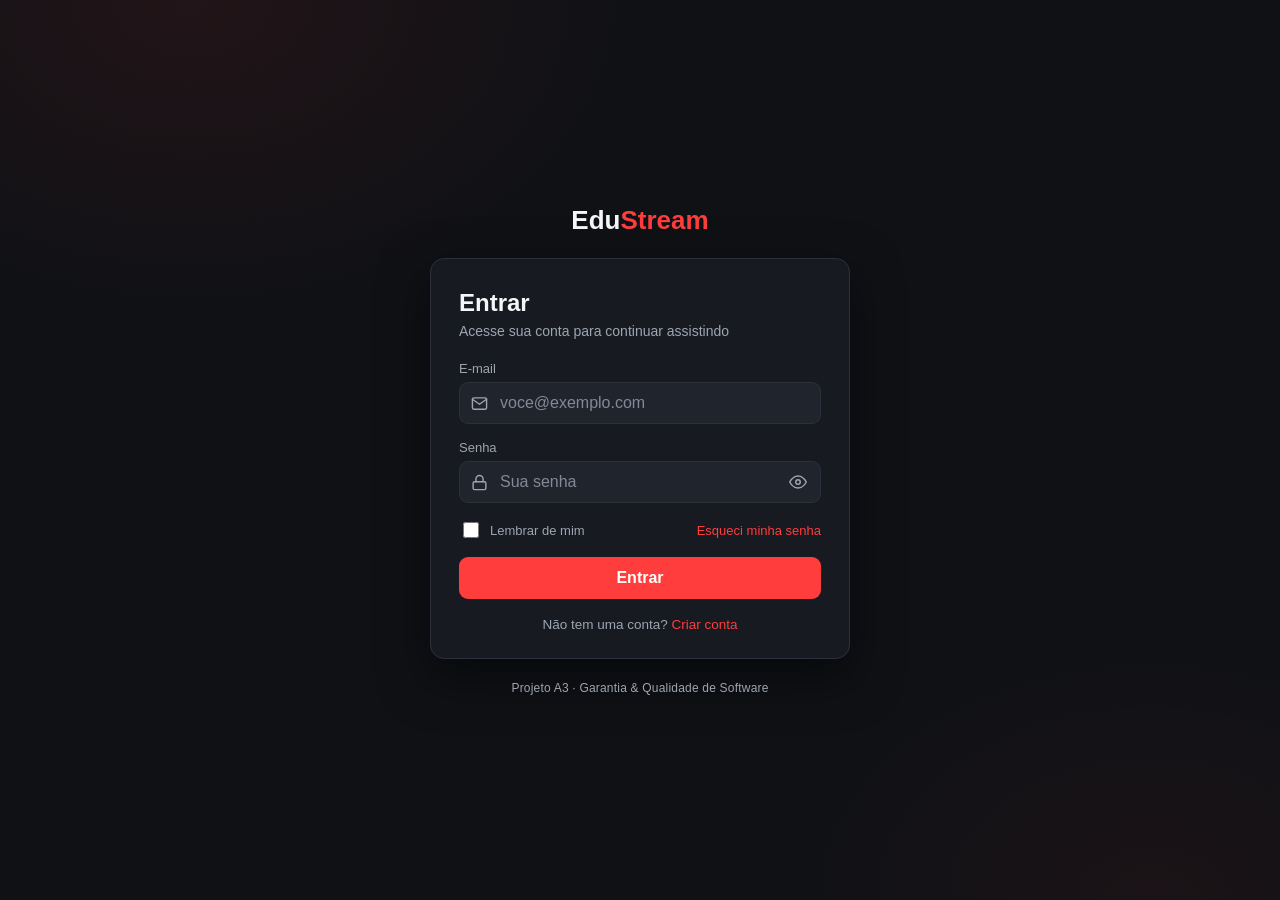
<file: upload.html>
<!DOCTYPE html>
<html lang="pt-BR">
<head>
  <meta charset="UTF-8">
  <meta name="viewport" content="width=device-width, initial-scale=1.0">
  <meta name="description" content="Enviar vídeo para a plataforma EduStream">
  <title>EduStream — Enviar Vídeo</title>
  <link rel="stylesheet" href="./css/player.css">
  <style>
    /* Página dedicada de upload — barra de progresso grande */
    .upload-page {
      max-width: 640px;
      margin: 40px auto;
      padding: 24px;
    }
    .upload-page h1 {
      margin-bottom: 24px;
      color: #fff;
    }
    .upload-form {
      background: #1a1a1a;
      border-radius: 12px;
      padding: 24px;
      display: flex;
      flex-direction: column;
      gap: 16px;
    }
    .upload-form label {
      display: flex;
      flex-direction: column;
      gap: 6px;
      color: #ccc;
      font-size: 14px;
    }
    .upload-form input[type="text"],
    .upload-form input[type="file"],
    .upload-form textarea {
      background: #2a2a2a;
      border: 1px solid #444;
      border-radius: 6px;
      padding: 10px;
      color: #fff;
      font-size: 14px;
    }
    .upload-form textarea { resize: vertical; }

    /* Barra de progresso grande e visível */
    .progress-section {
      margin-top: 24px;
      display: none;
    }
    .progress-section.visible { display: block; }

    .progress-label {
      display: flex;
      justify-content: space-between;
      margin-bottom: 8px;
      color: #ccc;
      font-size: 14px;
    }
    .progress-bar {
      width: 100%;
      height: 32px;
      background: #2a2a2a;
      border-radius: 16px;
      overflow: hidden;
      border: 1px solid #444;
    }
    .progress-fill {
      height: 100%;
      background: linear-gradient(90deg, #4CAF50, #8BC34A);
      width: 0%;
      transition: width 0.3s;
      display: flex;
      align-items: center;
      justify-content: center;
      color: white;
      font-weight: bold;
      font-size: 14px;
      min-width: 40px;
    }
    .progress-fill.processing {
      background: linear-gradient(90deg, #2196F3, #64B5F6);
    }
    .progress-fill.failed {
      background: linear-gradient(90deg, #f44336, #ef5350);
    }

    .status-message {
      margin-top: 16px;
      padding: 12px;
      border-radius: 8px;
      background: #2a2a2a;
      color: #fff;
      text-align: center;
      font-size: 14px;
    }
    .status-message.success { background: #1e3a1e; color: #4CAF50; }
    .status-message.error   { background: #3a1e1e; color: #f44336; }

    .actions {
      display: flex;
      gap: 12px;
      margin-top: 20px;
      justify-content: space-between;
    }
    .btn-secondary {
      background: transparent;
      border: 1px solid #666;
      color: #ccc;
      padding: 10px 16px;
      border-radius: 6px;
      cursor: pointer;
      text-decoration: none;
      font-size: 14px;
    }
    .btn-secondary:hover { border-color: #fff; color: #fff; }
  </style>
</head>
<body>
  <!-- Mesma topbar da home para consistência -->
  <header class="topbar">
    <a class="brand" href="./home.html" aria-label="EduStream — início">Edu<span>Stream</span></a>
    <button class="sair-button" id="sairButton" type="button" title="Sair da conta">Sair</button>
  </header>

  <main class="upload-page">
    <h1>Enviar Vídeo</h1>

    <form class="upload-form" id="uploadForm">
      <label>Arquivo (mp4, avi, mov, webm)
        <input type="file" id="uploadFile" accept=".mp4,.avi,.mov,.webm" required>
      </label>
      <label>Título *
        <input type="text" id="uploadTitulo" maxlength="120" required>
      </label>
      <label>Autor *
        <input type="text" id="uploadAutor" maxlength="80" required>
      </label>
      <label>Descrição
        <textarea id="uploadDescricao" rows="2"></textarea>
      </label>
      <label>Tags (separadas por vírgula)
        <input type="text" id="uploadTags" placeholder="matemática, frações">
      </label>
      <label>Categoria
        <input type="text" id="uploadCategoria" maxlength="60">
      </label>

      <!-- Barra de progresso grande e visível -->
      <div class="progress-section" id="progressSection">
        <div class="progress-label">
          <span id="progressLabel">Enviando...</span>
          <span id="progressPercent">0%</span>
        </div>
        <div class="progress-bar">
          <div class="progress-fill" id="progressFill">0%</div>
        </div>
        <div class="status-message" id="statusMessage">Preparando upload...</div>
      </div>

      <div class="actions">
        <a href="./home.html" class="btn-secondary">← Voltar ao catálogo</a>
        <button class="btn-primary" id="uploadSubmit" type="submit">Enviar</button>
      </div>
    </form>
  </main>

  <!-- Configuração da API (origem do backend) — mesma lógica do home.html.
       Sem script inline: o CSP do backend (script-src 'self') bloqueia. -->
  <script src="./config.js"></script>
  <script type="module" src="./js/sessao.js"></script>
  <script type="module" src="./js/upload-pagina.js"></script>
</body>
</html>
</file>
<file: css/player.css>
* {
  box-sizing: border-box;
}

:root {
  --bg: #0f1115;
  --surface: #171a21;
  --surface-2: #20242d;
  --border: #2b303b;
  --text: #f4f6f8;
  --muted: #9da5b1;
  --accent: #ff3d3d;
  --player-bg: #000;
}

body {
  margin: 0;
  background: var(--bg);
  color: var(--text);
  font-family: Inter, Arial, sans-serif;
}

button,
input,
select {
  font: inherit;
}

button {
  cursor: pointer;
}

.hidden {
  display: none !important;
}

.topbar {
  position: sticky;
  top: 0;
  z-index: 20;
  height: 64px;
  display: flex;
  align-items: center;
  gap: 24px;
  padding: 0 28px;
  background: rgba(15, 17, 21, .96);
  border-bottom: 1px solid var(--border);
  backdrop-filter: blur(12px);
}

.brand {
  color: var(--text);
  text-decoration: none;
  font-size: 22px;
  font-weight: 800;
  white-space: nowrap;
}

.brand span {
  color: var(--accent);
}

.search {
  width: min(620px, 60vw);
  display: flex;
  margin: 0 auto;
}

.search input {
  width: 100%;
  min-width: 0;
  padding: 11px 14px;
  border: 1px solid var(--border);
  border-radius: 9px 0 0 9px;
  outline: none;
  background: var(--surface);
  color: var(--text);
}

.search button,
.icon-button {
  border: 1px solid var(--border);
  background: var(--surface-2);
  color: var(--text);
}

.search button {
  width: 48px;
  border-radius: 0 9px 9px 0;
}

.icon-button {
  width: 40px;
  height: 40px;
  border-radius: 50%;
}

/* Sair da conta (topbar de home e watch): discreto, mas com foco visível —
   acompanha o padrão de acessibilidade do restante do player. */
.sair-button {
  height: 40px;
  padding: 0 16px;
  border-radius: 10px;
  border: 1px solid var(--border);
  background: transparent;
  color: var(--muted);
  font-size: 14px;
  font-weight: 600;
  white-space: nowrap;
}

.sair-button:hover,
.sair-button:focus-visible {
  color: var(--text);
  border-color: var(--accent);
}

.page {
  width: min(1500px, 100%);
  margin: 0 auto;
  padding: 24px;
}

.watch-layout {
  display: grid;
  grid-template-columns: minmax(0, 1fr) 360px;
  gap: 24px;
}

.player-shell {
  position: relative;
  overflow: hidden;
  aspect-ratio: 16 / 9;
  background: var(--player-bg);
  border-radius: 12px;
  box-shadow: 0 12px 40px rgba(0, 0, 0, .28);
}

#video {
  width: 100%;
  height: 100%;
  display: block;
  object-fit: contain;
  background: #000;
}

.controls {
  position: absolute;
  right: 0;
  bottom: 0;
  left: 0;
  padding: 36px 14px 12px;
  background: linear-gradient(transparent, rgba(0, 0, 0, .88));
  transition: opacity .2s ease;
}

.progress-row {
  padding: 0 2px 8px;
}

.progress {
  width: 100%;
  height: 4px;
  accent-color: var(--accent);
}

.control-row {
  display: flex;
  align-items: center;
  justify-content: space-between;
  gap: 12px;
}

.control-group {
  display: flex;
  align-items: center;
  gap: 8px;
}

.control-button {
  border: 0;
  background: transparent;
  color: white;
  font-size: 18px;
  min-width: 34px;
  height: 34px;
  border-radius: 7px;
}

.control-button:hover {
  background: rgba(255, 255, 255, .12);
}

.volume-control {
  display: flex;
  align-items: center;
  gap: 6px;
}

#volume {
  width: 85px;
  accent-color: white;
}

.time {
  color: #eee;
  font-size: 13px;
  white-space: nowrap;
}

.player-loading,
.player-error,
.connection-alert {
  position: absolute;
  z-index: 5;
}

.player-loading {
  inset: 0;
  display: flex;
  flex-direction: column;
  align-items: center;
  justify-content: center;
  gap: 12px;
  background: rgba(0, 0, 0, .55);
}

.spinner {
  width: 38px;
  height: 38px;
  border: 4px solid rgba(255, 255, 255, .25);
  border-top-color: white;
  border-radius: 50%;
  animation: spin .8s linear infinite;
}

@keyframes spin {
  to { transform: rotate(360deg); }
}

.player-error {
  inset: 0;
  display: flex;
  flex-direction: column;
  align-items: center;
  justify-content: center;
  gap: 10px;
  padding: 24px;
  text-align: center;
  background: rgba(0, 0, 0, .88);
}

.player-error button,
.connection-alert button {
  border: 0;
  border-radius: 7px;
  padding: 9px 13px;
  background: white;
  color: #111;
  font-weight: 700;
}

.connection-alert {
  right: 18px;
  bottom: 78px;
  left: 18px;
  display: flex;
  align-items: center;
  justify-content: space-between;
  gap: 18px;
  padding: 14px 16px;
  border: 1px solid rgba(255,255,255,.18);
  border-radius: 10px;
  background: rgba(22, 24, 30, .95);
  box-shadow: 0 10px 30px rgba(0,0,0,.35);
}

.connection-alert span {
  display: block;
  margin-top: 3px;
  color: var(--muted);
  font-size: 13px;
}

.alert-actions {
  display: flex;
  gap: 8px;
  white-space: nowrap;
}

.alert-actions button:first-child {
  background: transparent;
  color: white;
  border: 1px solid var(--border);
}

.settings-menu {
  position: absolute;
  z-index: 10;
  right: 12px;
  bottom: 58px;
  width: 270px;
  padding: 10px;
  border: 1px solid var(--border);
  border-radius: 10px;
  background: rgba(23, 26, 33, .98);
  box-shadow: 0 14px 40px rgba(0,0,0,.45);
}

.settings-header {
  display: flex;
  justify-content: space-between;
  align-items: center;
  padding: 5px 4px 12px;
}

.settings-header button {
  border: 0;
  background: transparent;
  color: white;
  font-size: 20px;
}

.setting-row {
  display: flex;
  align-items: center;
  justify-content: space-between;
  gap: 15px;
  padding: 12px 4px;
  color: var(--muted);
}

.setting-row select {
  max-width: 130px;
  padding: 6px 8px;
  border: 1px solid var(--border);
  border-radius: 6px;
  background: var(--surface-2);
  color: var(--text);
}

.video-info {
  padding: 18px 0;
  border-bottom: 1px solid var(--border);
}

.video-info h1 {
  margin: 0 0 10px;
  font-size: clamp(20px, 2.2vw, 28px);
}

.video-meta {
  display: flex;
  flex-wrap: wrap;
  gap: 7px;
  color: var(--muted);
  font-size: 14px;
}

.description {
  max-width: 900px;
  margin-top: 16px;
  padding: 15px;
  border-radius: 9px;
  background: var(--surface);
  color: #dce1e8;
  line-height: 1.55;
}

.section-title-row {
  display: flex;
  align-items: center;
  justify-content: space-between;
  margin-bottom: 12px;
}

.section-title-row h2 {
  margin: 0;
  font-size: 18px;
}

.sidebar {
  min-width: 0;
}

.video-card {
  display: flex;
  gap: 10px;
  padding: 9px;
  margin-bottom: 7px;
  border-radius: 9px;
  cursor: pointer;
  transition: background .15s ease;
}

.video-card:hover {
  background: var(--surface);
}

.thumbnail {
  position: relative;
  flex: 0 0 145px;
  aspect-ratio: 16 / 9;
  overflow: hidden;
  border-radius: 7px;
  background: linear-gradient(135deg, #242936, #111318);
}

.thumbnail img {
  width: 100%;
  height: 100%;
  display: block;
  object-fit: cover;
}

.thumbnail-duration {
  position: absolute;
  right: 5px;
  bottom: 5px;
  padding: 2px 5px;
  border-radius: 4px;
  background: rgba(0,0,0,.8);
  color: white;
  font-size: 11px;
}

.card-content {
  min-width: 0;
}

.card-title {
  margin: 0 0 5px;
  color: var(--text);
  font-size: 14px;
  line-height: 1.3;
  font-weight: 700;
}

.card-meta {
  color: var(--muted);
  font-size: 12px;
}

.video-grid {
  display: grid;
  grid-template-columns: repeat(3, minmax(0, 1fr));
  gap: 14px;
  margin-top: 14px;
}

.video-grid .video-card {
  display: block;
  padding: 0;
}

.video-grid .thumbnail {
  width: 100%;
}

.video-grid .card-content {
  padding-top: 8px;
}

@media (max-width: 1050px) {
  .watch-layout {
    grid-template-columns: 1fr;
  }

  .sidebar {
    order: 2;
  }

  .sidebar > div:last-child {
    display: grid;
    grid-template-columns: repeat(2, 1fr);
    gap: 8px;
  }
}

@media (max-width: 700px) {
  .topbar {
    padding: 0 14px;
    gap: 10px;
  }

  .sair-button {
    padding: 0 10px;
  }

  .brand {
    font-size: 18px;
  }

  .search {
    width: 100%;
  }

  .page {
    padding: 12px;
  }

  .player-shell {
    border-radius: 0;
    margin: 0 -12px;
  }

  .video-grid {
    grid-template-columns: 1fr;
  }

  .connection-alert {
    flex-direction: column;
    align-items: flex-start;
  }

  .volume-control #volume {
    display: none;
  }

  .time {
    font-size: 11px;
  }
}

/* ---------------------------------------------------------------------------
   Home (home.html) — grade estilo YouTube reutilizando .video-grid/.video-card
   --------------------------------------------------------------------------- */
.home-page {
  padding-bottom: 56px;
}

.home-title-row {
  align-items: baseline;
  gap: 10px;
}

.home-count {
  color: var(--muted);
  font-size: 13px;
}

.home-grid {
  grid-template-columns: repeat(auto-fill, minmax(250px, 1fr));
  gap: 22px 16px;
}

a.home-card {
  display: block;
  color: inherit;
  text-decoration: none;
  border-radius: 10px;
  transition: transform .15s ease, background .15s ease;
}

a.home-card:hover {
  transform: translateY(-2px);
  background: var(--surface);
}

a.home-card .card-content {
  padding: 8px 4px 4px;
}

.empty-state {
  margin-top: 28px;
  padding: 22px 24px;
  border: 1px dashed var(--border);
  border-radius: 12px;
  background: var(--surface);
  color: var(--muted);
  line-height: 1.6;
}

.empty-state strong {
  color: var(--text);
  font-size: 15px;
}

.empty-state code {
  background: var(--surface-2);
  border: 1px solid var(--border);
  border-radius: 6px;
  padding: 2px 7px;
  color: var(--text);
}

.empty-state.hide-details p {
  display: none;
}

.empty-state .empty-hint {
  font-size: 13px;
}

/* ---------------------------------------------------------------------------
   Modal de upload (home) e botão de ação primária
   --------------------------------------------------------------------------- */
.btn-primary {
  background: var(--accent);
  color: #fff;
  border: none;
  border-radius: 9px;
  padding: 9px 16px;
  font-weight: 600;
  transition: filter .15s ease;
}

.btn-primary:hover { filter: brightness(1.1); }

.btn-primary:disabled {
  opacity: .55;
  cursor: wait;
}

.topbar-upload {
  margin-left: 12px;
  white-space: nowrap;
}

.modal {
  position: fixed;
  inset: 0;
  z-index: 60;
  background: rgba(5, 7, 10, .72);
  display: flex;
  align-items: flex-start;
  justify-content: center;
  padding: 6vh 16px 40px;
  overflow-y: auto;
}

.modal-card {
  width: min(520px, 100%);
  background: var(--surface);
  border: 1px solid var(--border);
  border-radius: 14px;
  padding: 20px 22px 22px;
  display: flex;
  flex-direction: column;
  gap: 13px;
  box-shadow: 0 18px 50px rgba(0, 0, 0, .5);
}

.modal-header {
  display: flex;
  align-items: center;
  justify-content: space-between;
}

.modal-header strong { font-size: 16px; }

.modal-card label {
  display: flex;
  flex-direction: column;
  gap: 6px;
  font-size: 13px;
  color: var(--muted);
}

.modal-card input,
.modal-card textarea {
  background: var(--surface-2);
  border: 1px solid var(--border);
  color: var(--text);
  border-radius: 8px;
  padding: 9px 10px;
  font: inherit;
}

.modal-card input[type="file"] {
  padding: 8px;
}

.upload-status {
  font-size: 13px;
  color: var(--muted);
  line-height: 1.5;
}

.upload-status.erro { color: #ff8f8f; }
.upload-status.ok { color: #7dde92; }

/* ---------------------------------------------------------------------------
   Cards sem stream (vídeo ainda não transcodificado / card de demonstração)
   --------------------------------------------------------------------------- */
.video-card.indisponivel .thumbnail img {
  opacity: .42;
  filter: grayscale(.55);
}

.video-card.indisponivel .card-title { color: var(--muted); }

.thumbnail-badge {
  position: absolute;
  top: 5px;
  left: 5px;
  padding: 2px 6px;
  border-radius: 4px;
  background: rgba(0, 0, 0, .82);
  border: 1px solid var(--border);
  color: #ffd479;
  font-size: 10px;
  font-weight: 700;
  letter-spacing: .3px;
  text-transform: uppercase;
}

.cards-empty {
  color: var(--muted);
  font-size: 13px;
  line-height: 1.6;
  padding: 10px 2px;
}

/* ---------------------------------------------------------------------------
   Painel de erro do player — mensagem + ações (link pro catálogo)
   --------------------------------------------------------------------------- */
.player-error #playerErrorMessage {
  max-width: 62ch;
  color: var(--muted);
  font-size: 13.5px;
  line-height: 1.6;
}

.player-error strong { font-size: 15px; }

.player-error .error-actions {
  display: flex;
  gap: 10px;
  flex-wrap: wrap;
  justify-content: center;
}

.player-error a {
  display: inline-block;
  border: 1px solid var(--border);
  border-radius: 7px;
  padding: 9px 13px;
  background: transparent;
  color: var(--text);
  font-weight: 700;
  text-decoration: none;
}

.player-error a:hover { background: var(--surface-2); }

/* ===========================================================================
   Papéis, propriedade e streak (migração 002) — painéis e card do estudante
   =========================================================================== */

/* Título simples na topbar das páginas de painel (entre brand e perfil). */
.topbar-titulo {
  color: var(--muted);
  font-weight: 600;
  white-space: nowrap;
}

/* Atalho de painel na topbar (professor → Meus vídeos; admin → Painel). */
.topbar-atalho {
  border: 1px solid var(--border);
  border-radius: 7px;
  padding: 8px 14px;
  color: var(--text);
  background: var(--surface);
  font-weight: 700;
  text-decoration: none;
}

.topbar-atalho:hover {
  background: var(--surface-2);
}

/* Card de sequência de estudos — só o estudante vê (privacidade combinada). */
.streak-card {
  margin-bottom: 22px;
  padding: 18px 22px;
  background: linear-gradient(135deg, var(--surface) 0%, var(--surface-2) 100%);
  border: 1px solid var(--border);
  border-radius: 14px;
}

.streak-conteudo {
  display: flex;
  align-items: center;
  gap: 18px;
  flex-wrap: wrap;
}

.streak-numero {
  display: flex;
  align-items: baseline;
  gap: 8px;
}

.streak-numero strong {
  font-size: 40px;
  line-height: 1;
  color: var(--accent);
}

.streak-numero span {
  color: var(--muted);
  font-weight: 600;
}

.streak-mensagem {
  margin: 0;
  color: var(--text);
}

.streak-marco {
  padding: 6px 12px;
  border-radius: 999px;
  background: var(--accent);
  color: #fff;
  font-weight: 800;
  font-size: 13px;
  letter-spacing: .3px;
  white-space: nowrap;
}

/* Tabelas dos painéis (Meus vídeos e Usuários do admin). */
.painel-table {
  width: 100%;
  border-collapse: collapse;
  background: var(--surface);
  border: 1px solid var(--border);
  border-radius: 12px;
  overflow: hidden;
}

.painel-table th,
.painel-table td {
  padding: 12px 16px;
  text-align: left;
  border-bottom: 1px solid var(--border);
}

.painel-table th {
  background: var(--surface-2);
  color: var(--muted);
  font-size: 13px;
  text-transform: uppercase;
  letter-spacing: .5px;
}

.painel-table tr:last-child td {
  border-bottom: none;
}

/* Selo de status do vídeo / papel do usuário. */
.badge-status {
  display: inline-block;
  padding: 4px 10px;
  border-radius: 999px;
  font-size: 12px;
  font-weight: 700;
  border: 1px solid var(--border);
  background: var(--surface-2);
  color: var(--text);
}

.badge-completed  { border-color: #2e7d32; color: #7bd88a; }
.badge-processing { border-color: #b26a00; color: #ffb74d; }
.badge-pending    { border-color: #455a64; color: #b0bec5; }
.badge-failed     { border-color: #b71c1c; color: #ef9a9a; }

.badge-papel-admin     { border-color: #6a1b9a; color: #ce93d8; }
.badge-papel-professor { border-color: #1565c0; color: #90caf9; }
.badge-papel-estudante { border-color: #455a64; color: #b0bec5; }

/* Botões de ação (linhas de tabela e barra do dono na watch page). */
.btn-acao {
  padding: 7px 13px;
  border: 1px solid var(--border);
  border-radius: 7px;
  background: var(--surface-2);
  color: var(--text);
  font-weight: 700;
  text-decoration: none;
}

.btn-acao:hover {
  border-color: var(--muted);
}

.btn-acao-perigo:hover {
  border-color: var(--accent);
  color: var(--accent);
}

.painel-table .acoes {
  display: flex;
  gap: 8px;
}

/* Barra de ações do dono na watch page (Editar/Apagar do próprio vídeo). */
.acoes-video-container:empty {
  display: none;
}

.acoes-video {
  display: flex;
  gap: 10px;
  margin: 10px 0 4px;
}

/* Seções do painel admin. */
.painel-secao {
  margin-bottom: 34px;
  padding: 22px 24px;
  background: var(--surface);
  border: 1px solid var(--border);
  border-radius: 14px;
}

.painel-secao h2 {
  margin-top: 0;
}

.painel-descricao {
  color: var(--muted);
}

/* Cartões da visão geral (GET /admin/resumo) — grade responsiva que quebra
   de linha sem media query: cada cartão tem mínimo de 200px. */
.painel-stats {
  display: grid;
  grid-template-columns: repeat(auto-fit, minmax(200px, 1fr));
  gap: 14px;
  margin-top: 16px;
}

.stat-card {
  padding: 16px 18px;
  background: var(--surface-2);
  border: 1px solid var(--border);
  border-radius: 12px;
}

.stat-valor {
  font-size: 34px;
  font-weight: 800;
  line-height: 1.1;
}

.stat-rotulo {
  margin-top: 4px;
  font-size: 13px;
  font-weight: 700;
  text-transform: uppercase;
  letter-spacing: .5px;
  color: var(--muted);
}

.stat-detalhe {
  margin-top: 8px;
  font-size: 13px;
  color: var(--muted);
}

/* Célula "Sem dono" na moderação (vídeo de conta apagada). */
.celula-muted {
  color: var(--muted);
  font-style: italic;
}

.painel-form {
  display: grid;
  gap: 14px;
  max-width: 460px;
}

.painel-form label {
  display: grid;
  gap: 6px;
  font-weight: 600;
  color: var(--muted);
}

.painel-form input {
  padding: 10px 12px;
  border: 1px solid var(--border);
  border-radius: 8px;
  background: var(--bg);
  color: var(--text);
}

.input-inline {
  display: flex;
  gap: 8px;
}

.input-inline input {
  flex: 1;
}

/* Estudante não vê o botão de upload (o backend devolveria 403). */
.topbar-upload.hidden {
  display: none;
}
</file>
<file: css/login.css>
/* ---------------------------------------------------------------------------
   Telas de autenticação (login.html e cadastro.html).

   Reaproveita os tokens e a base do player.css (variáveis :root, .brand,
   .btn-primary, reset de fonte). Aqui ficam o layout do card, os campos com
   ícone, o botão de mostrar/esconder senha e os estados de validação —
   compartilhados pelas DUAS páginas (mesmo vocabulário visual).
   --------------------------------------------------------------------------- */

.login-body {
  min-height: 100svh;
  display: grid;
  place-items: center;
  padding: 28px 16px;
  background:
    radial-gradient(60vw 60vh at 15% 0%, rgba(255, 61, 61, .08), transparent 60%),
    radial-gradient(50vw 50vh at 90% 100%, rgba(255, 61, 61, .05), transparent 60%),
    var(--bg);
}

.login-wrap {
  width: min(420px, 100%);
  display: flex;
  flex-direction: column;
  align-items: center;
  gap: 22px;
}

.login-brand {
  font-size: 26px;
}

.login-rodape {
  margin: 0;
  color: var(--muted);
  font-size: 12px;
  text-align: center;
  letter-spacing: .2px;
}

/* ---------------------------------------------------------------------------
   Card principal
   --------------------------------------------------------------------------- */
.login-card {
  width: 100%;
  padding: 30px 28px 26px;
  border: 1px solid var(--border);
  border-radius: 14px;
  background: var(--surface);
  box-shadow: 0 18px 50px rgba(0, 0, 0, .5);
  animation: login-entrada .35s ease-out;
}

@keyframes login-entrada {
  from {
    opacity: 0;
    transform: translateY(10px);
  }
  to {
    opacity: 1;
    transform: none;
  }
}

.login-header {
  margin-bottom: 22px;
}

.login-header h1 {
  margin: 0 0 6px;
  font-size: 24px;
}

.login-header p {
  margin: 0;
  color: var(--muted);
  font-size: 14px;
}

#loginForm[hidden],
#cadastroForm[hidden] {
  display: none;
}

#loginForm,
#cadastroForm {
  display: flex;
  flex-direction: column;
  gap: 16px;
}

.field {
  display: flex;
  flex-direction: column;
  gap: 6px;
}

.field label {
  font-size: 13px;
  color: var(--muted);
}

.input-wrap {
  position: relative;
  display: flex;
  align-items: center;
}

.input-icone {
  position: absolute;
  left: 12px;
  width: 17px;
  height: 17px;
  color: var(--muted);
  pointer-events: none;
  transition: color .15s ease;
}

.input-wrap input {
  width: 100%;
  min-width: 0;
  padding: 11px 46px 11px 40px;
  border: 1px solid var(--border);
  border-radius: 9px;
  outline: none;
  background: var(--surface-2);
  color: var(--text);
  transition: border-color .15s ease, box-shadow .15s ease;
}

.input-wrap input::placeholder {
  color: #818a97;
}

/* Foco: ícone acompanha o realce do campo (borda + anel suave no accent). */
.input-wrap:focus-within .input-icone {
  color: var(--accent);
}

.input-wrap input:focus {
  border-color: var(--accent);
  box-shadow: 0 0 0 3px rgba(255, 61, 61, .18);
}

/* Navegação por teclado (acessibilidade) — anel também no foco via Tab. */
.input-wrap input:focus-visible {
  border-color: var(--accent);
  box-shadow: 0 0 0 3px rgba(255, 61, 61, .18);
}

/* ---------------------------------------------------------------------------
   Botão mostrar/esconder senha
   --------------------------------------------------------------------------- */
.toggle-senha {
  position: absolute;
  right: 6px;
  display: grid;
  place-items: center;
  width: 34px;
  height: 34px;
  border: 0;
  border-radius: 7px;
  background: transparent;
  color: var(--muted);
  transition: color .15s ease, background .15s ease;
}

.toggle-senha svg {
  width: 18px;
  height: 18px;
}

.toggle-senha:hover {
  color: var(--text);
  background: rgba(255, 255, 255, .07);
}

.toggle-senha:focus-visible {
  outline: none;
  color: var(--accent);
  box-shadow: 0 0 0 3px rgba(255, 61, 61, .18);
}

/* Estado pressionado = senha visível (olho fechado/riscado). */
.toggle-senha.ativo {
  color: var(--accent);
}

.toggle-senha .olho-fechado {
  display: none;
}

.toggle-senha.ativo .olho-aberto {
  display: none;
}

.toggle-senha.ativo .olho-fechado {
  display: block;
}

/* ---------------------------------------------------------------------------
   Estados de validação e aviso de Caps Lock
   --------------------------------------------------------------------------- */
.input-wrap input[aria-invalid="true"] {
  border-color: #ff6b6b;
}

.input-wrap input[aria-invalid="true"]:focus {
  box-shadow: 0 0 0 3px rgba(255, 107, 107, .16);
}

.field-erro {
  margin: 0;
  color: #ff8f8f;
  font-size: 12.5px;
  line-height: 1.4;
}

.caps-aviso {
  margin: 0;
  color: #ffd479;
  font-size: 12.5px;
}

/* ---------------------------------------------------------------------------
   Linha "lembrar de mim" + "esqueci a senha" e links
   --------------------------------------------------------------------------- */
.login-row {
  display: flex;
  align-items: center;
  justify-content: space-between;
  gap: 12px;
  font-size: 13px;
}

.lembrar {
  display: inline-flex;
  align-items: center;
  gap: 8px;
  color: var(--muted);
  cursor: pointer;
}

.lembrar input {
  width: 16px;
  height: 16px;
  accent-color: var(--accent);
  cursor: pointer;
}

.lembrar:hover span {
  color: var(--text);
}

/* Elementos com aparência de link:
   - <button class="link"> — funcionalidades sem backend ainda (esqueci a senha);
   - <a class="link"> — navegação real entre Entrar ↔ Criar conta. */
.link {
  padding: 0;
  border: 0;
  background: transparent;
  color: var(--accent);
  font-size: inherit;
  cursor: pointer;
}

/* O <a> herdou o sublinhado padrão do navegador — aqui o feedback é no hover. */
a.link {
  text-decoration: none;
}

.link:hover {
  text-decoration: underline;
}

.link:focus-visible {
  outline: none;
  border-radius: 4px;
  box-shadow: 0 0 0 3px rgba(255, 61, 61, .18);
}

/* ---------------------------------------------------------------------------
   Botão de enviar (estado de carregamento com spinner)
   --------------------------------------------------------------------------- */
.btn-entrar {
  display: inline-flex;
  align-items: center;
  justify-content: center;
  gap: 9px;
  width: 100%;
  padding: 12px 16px;
  font-weight: 700;
}

.spinner-mini {
  display: none;
  width: 15px;
  height: 15px;
  border: 2.5px solid rgba(255, 255, 255, .35);
  border-top-color: #fff;
  border-radius: 50%;
  animation: spin .8s linear infinite;
}

.btn-entrar.carregando .rotulo {
  display: none;
}

.btn-entrar.carregando .spinner-mini {
  display: inline-block;
}

/* ---------------------------------------------------------------------------
   Aviso informativo (funcionalidades ainda não integradas) + rodapé do card
   --------------------------------------------------------------------------- */
.login-aviso {
  margin: 14px 0 0;
  padding: 10px 12px;
  border: 1px solid var(--border);
  border-radius: 8px;
  background: var(--surface-2);
  color: var(--muted);
  font-size: 13px;
  line-height: 1.5;
}

.login-cadastro {
  margin: 18px 0 0;
  color: var(--muted);
  font-size: 13.5px;
  text-align: center;
}

/* ---------------------------------------------------------------------------
   Responsivo e acessibilidade
   --------------------------------------------------------------------------- */
@media (max-width: 480px) {
  .login-body {
    padding: 20px 14px;
  }

  .login-card {
    padding: 24px 20px 22px;
    border-radius: 12px;
  }

  .login-brand {
    font-size: 24px;
  }

  .login-rodape {
    max-width: 300px;
    line-height: 1.6;
  }
}

/* Respeita quem prefere menos movimento (reduz animações decorativas). */
@media (prefers-reduced-motion: reduce) {
  .login-card {
    animation: none;
  }

  .spinner-mini {
    animation-duration: 1.6s;
  }
}
</file>
